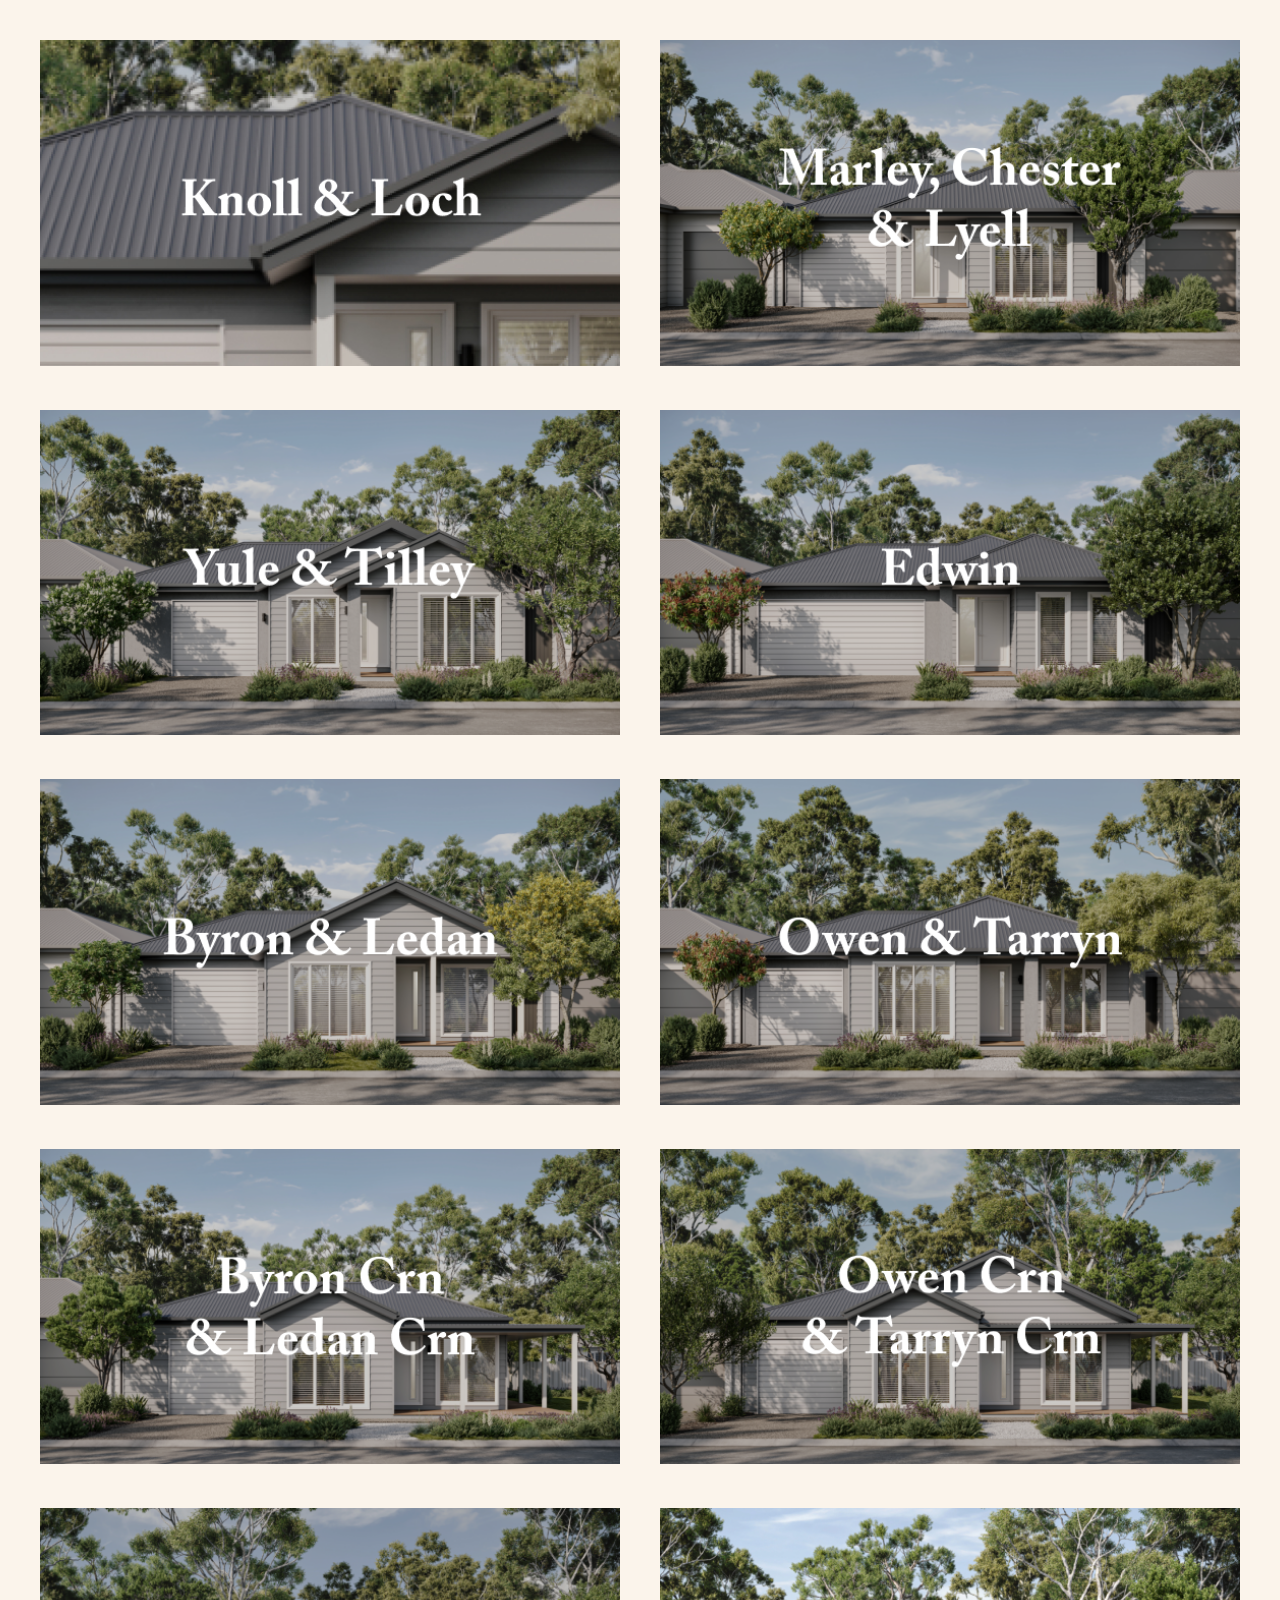
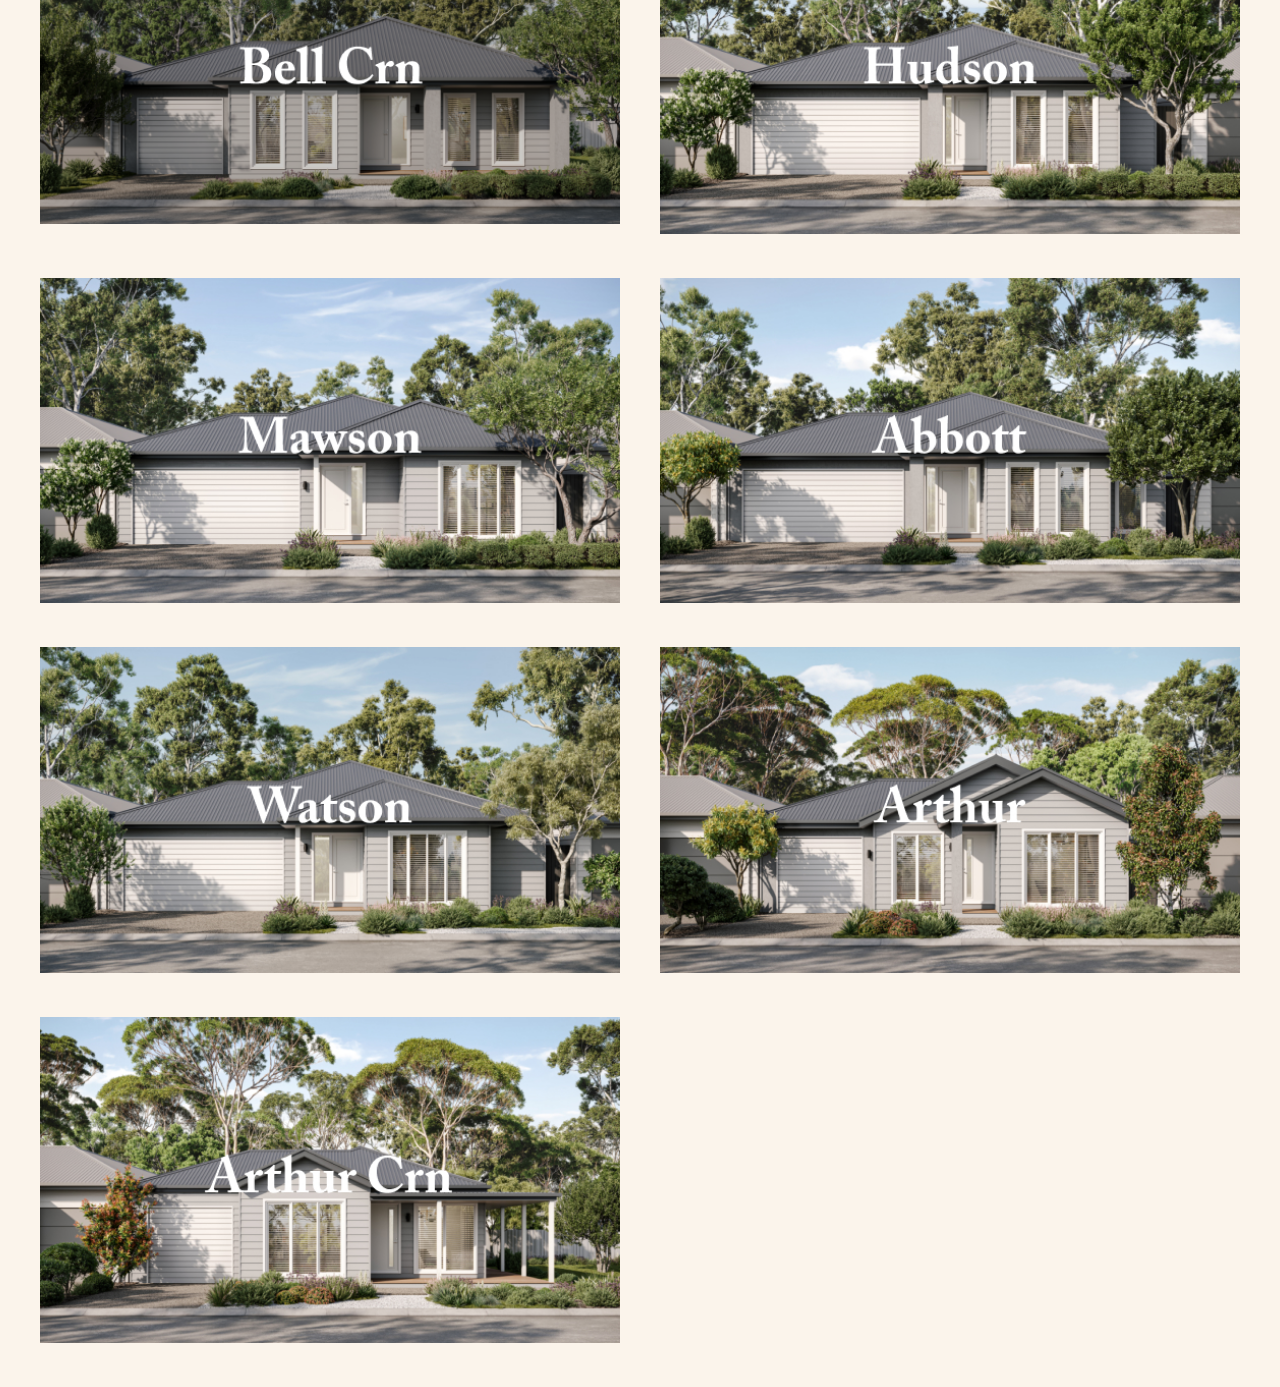
<file: index.html>
<!DOCTYPE html>
<html lang="en">
<head>
    <meta charset="UTF-8">
    <meta http-equiv="X-UA-Compatible" content="IE=edge">
    <meta name="viewport" content="width=device-width, initial-scale=1.0">
    <title>Lifestyle Communities</title>
    <link rel="stylesheet" href="style.css">
</head>
<body style="background: #fbf4eb;">
    <div></div>
    <div class="img-gallery-index">
        <a href="Knoll.html"><img src="image/01_KnollLotch.jpg" alt=""></a>
        <a href="index.html"><img src="image/02_Marley.png" alt=""></a>
        <a href="index.html"><img src="image/03_Yule.png" alt=""></a>
        <a href="index.html"><img src="image/04_Edwin.png" alt=""></a>
        <a href="index.html"><img src="image/05_Byron.png" alt=""></a>
        <a href="index.html"><img src="image/06_Owen.png" alt=""></a>
        <a href="index.html"><img src="image/07_ByronCrn.png" alt=""></a>
        <a href="index.html"><img src="image/08_OwenCrn.png" alt=""></a>
        <a href="index.html"><img src="image/09_BellCrn.png" alt=""></a>
        <a href="index.html"><img src="image/10_Hudson.jpg" alt=""></a>
        <a href="index.html"><img src="image/11_Mawson.jpg" alt=""></a>
        <a href="index.html"><img src="image/12_Abbott.jpg" alt=""></a>
        <a href="index.html"><img src="image/13_Watcon.jpg" alt=""></a>
        <a href="index.html"><img src="image/14_Arthur.jpg" alt=""></a>
        <a href="index.html"><img src="image/15_ArthurCrn.jpg" alt=""></a>
        
    </div>
</body>
</html>
</file>
<file: style.css>
* {box-sizing:border-box}



/* Slideshow container */
.slideshow-container {
    width: 100%;
    height: 100vh;
    background: rgba(0, 0, 0, 0.9);
    position: fixed;
    top: 0;
    margin: auto;
    display: none;
    align-items: center;
    justify-content: center;
    z-index: 100;
  
}

.btn-close {
    position: absolute;
    top: 5%;
    right: 5%;
    cursor: pointer;
}

/* Hide the images by default */
.mySlides {
  display: none;
}

/* Next & previous buttons */
.prev, .next {
  cursor: pointer;
  position: absolute;
  top: 50%;
  left: 1%;
  width: auto;
  margin-top: -22px;
  padding: 16px;
  color: white;
  font-weight: bold;
  font-size: 18px;
  transition: 0.6s ease;
  border-radius: 0 3px 3px 0;
  user-select: none;
}

/* Position the "next button" to the right */
.next {
    right: 1%;
    left: auto;
  border-radius: 3px 0 0 3px;
}

/* On hover, add a black background color with a little bit see-through */
.prev:hover, .next:hover {
  background-color: rgba(0,0,0,0.8);
}

/* Fading animation */
.fade {
  animation-name: fade;
  animation-duration: 0.5s;
}

@keyframes fade {
  from {opacity: .9}
  to {opacity: 1}
}

                                /*----- MAIN -----*/

* {
    margin: 0;
    padding: 0;   
}

body {
    background: #fbf4eb;
}

.header, .header-options, .card-title, .slide-title, .slide-header{
    text-align: center;
    color: white;
    font-family: adobe-caslon-pro, serif;
    font-weight: 700;
    font-style: normal;
    font-size: 70px;
    text-align: left;
    padding: 30px;
    padding-left: 64px;
}

.header-options {
    font-size: 48px;
    padding: 14px;
    padding-left: 64px;
}

.card-title{
    font-family: 'Inter', sans-serif;
    font-size: 15px;
    padding: 4px;
    font-weight: 200;
}

.slide-header {
    font-size: 40px;
    padding: 16px;
    padding-left: 64px;
    text-align: center;
}

.slide-title{
    font-family: 'Inter', sans-serif;
    font-size: 30px;
    padding: 10px;
    font-weight: 200;
    text-align: center;
    /* display: flex;
    justify-content: center; */
}

.options{
    display: flex;
    margin-right: 64px;
}

.color-options {
    flex: 2;
}

.fasad-options {
    flex: 1;
}
.img-gallery-inde{
    /* width: 100%; */
    margin: 12px auto 24px;
    display: grid;
    grid-template-columns: repeat(auto-fit, minmax(470px, 1fr));
    grid-gap: 40px;
    justify-items: center;
    align-items: center;
}

.img-gallery-index{
    /* width: 100%; */
    margin: 40px;
    /* padding-left: 64px; */
    display: grid;
    grid-template-columns: repeat(auto-fit, minmax(480px, 1fr));
    grid-gap: 40px;
}
.img-gallery-index img{
    width: 100%;
}
.img-gallery{
    /* width: 100%; */
    margin: 12px auto 24px;
    padding-left: 64px;
    display: grid;
    grid-template-columns: repeat(auto-fit, minmax(380px, 1fr));
    grid-gap: 40px;
}
.fasad-options .img-gallery{
    grid-template-columns: repeat(auto-fit, minmax(360px, 1fr));
}

.img-gallery img{
    width: 100%;
    cursor: pointer;
}

 .img-gallery img{
    transition:  all 0.2s ease;
} 

.img-gallery img:hover{
    transform: scale(1.01);
    border-radius: 10px;
    box-shadow: 0 8px 16px rgba(68, 77, 136, 0.2);
}

.full-img{
    width: 100%;
    height: 100vh;
    background: rgba(0, 0, 0, 0.9);
    position: fixed;
    top: 0;
    display: none;
    align-items: center;
    justify-content: center;
    z-index: 100;

}

.full-img img{
    width: 90%;
    max-width: 1000px;
}

.full-img span{
    position: absolute;
    top: 5%;
    right: 5%;
    font-size: 32px;
    color: white;
    cursor: pointer;
}
</file>
